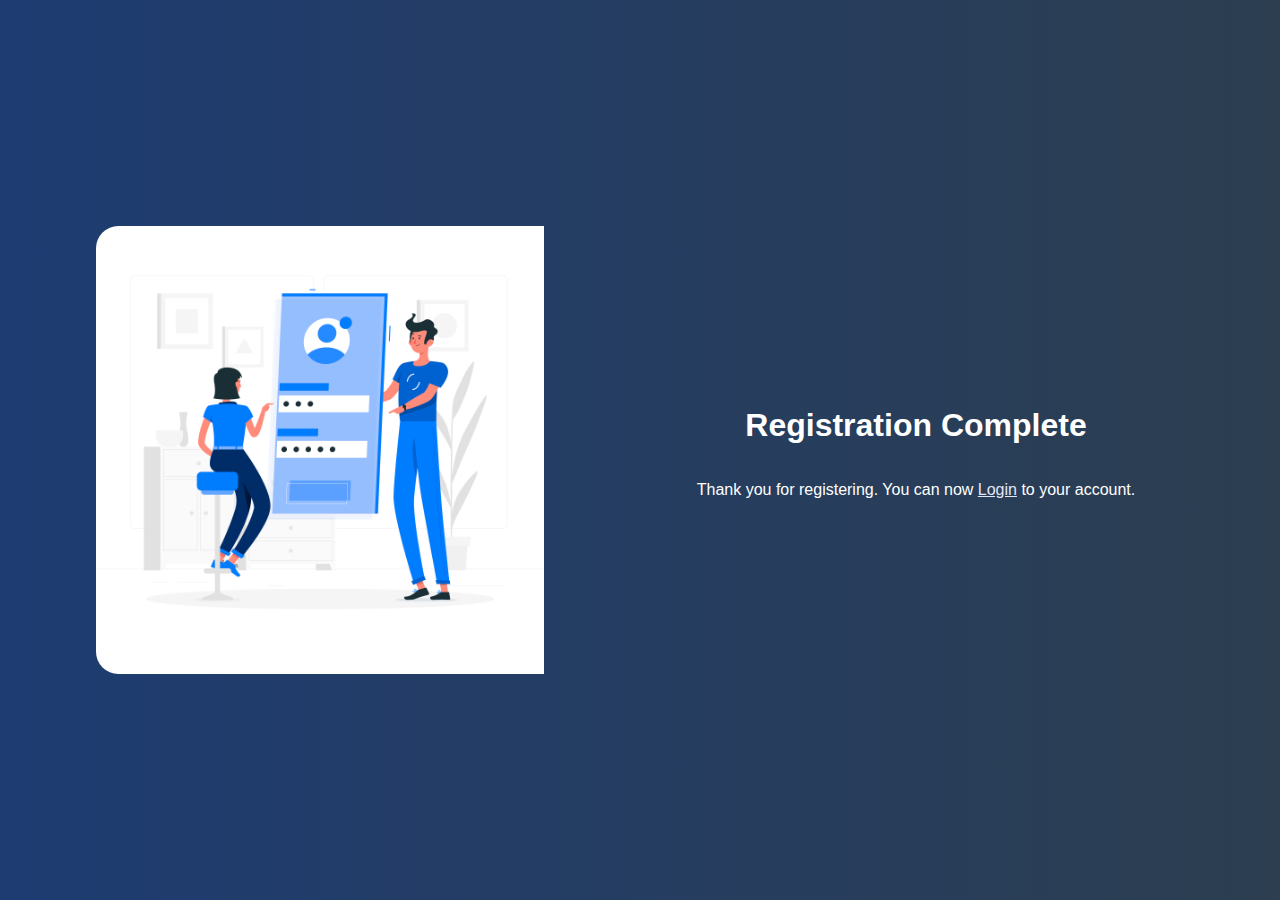
<file: pages/completeRegister.html>
<!DOCTYPE html>
<html lang="en">

<head>
    <meta charset="UTF-8" />
    <meta name="viewport" content="width=device-width, initial-scale=1.0" />
    <title>Registration Complete</title>
    <link rel="stylesheet" href="../css/variables.css" />
    <link rel="stylesheet" href="../css/completeRegister.css" />
</head>

<body>

    <div class="container">
        <div class="img-container">
            <img src="../imgs/login-imgs/completeRegisteration.jpg" alt="completeRegisteration" />
        </div>
        <div class="text-container">
            <h1>Registration Complete</h1>
            <p>Thank you for registering. You can now <a href="./login.html">Login</a> to your account.</p>
        </div>
    </div>
</body>

</html>
</file>
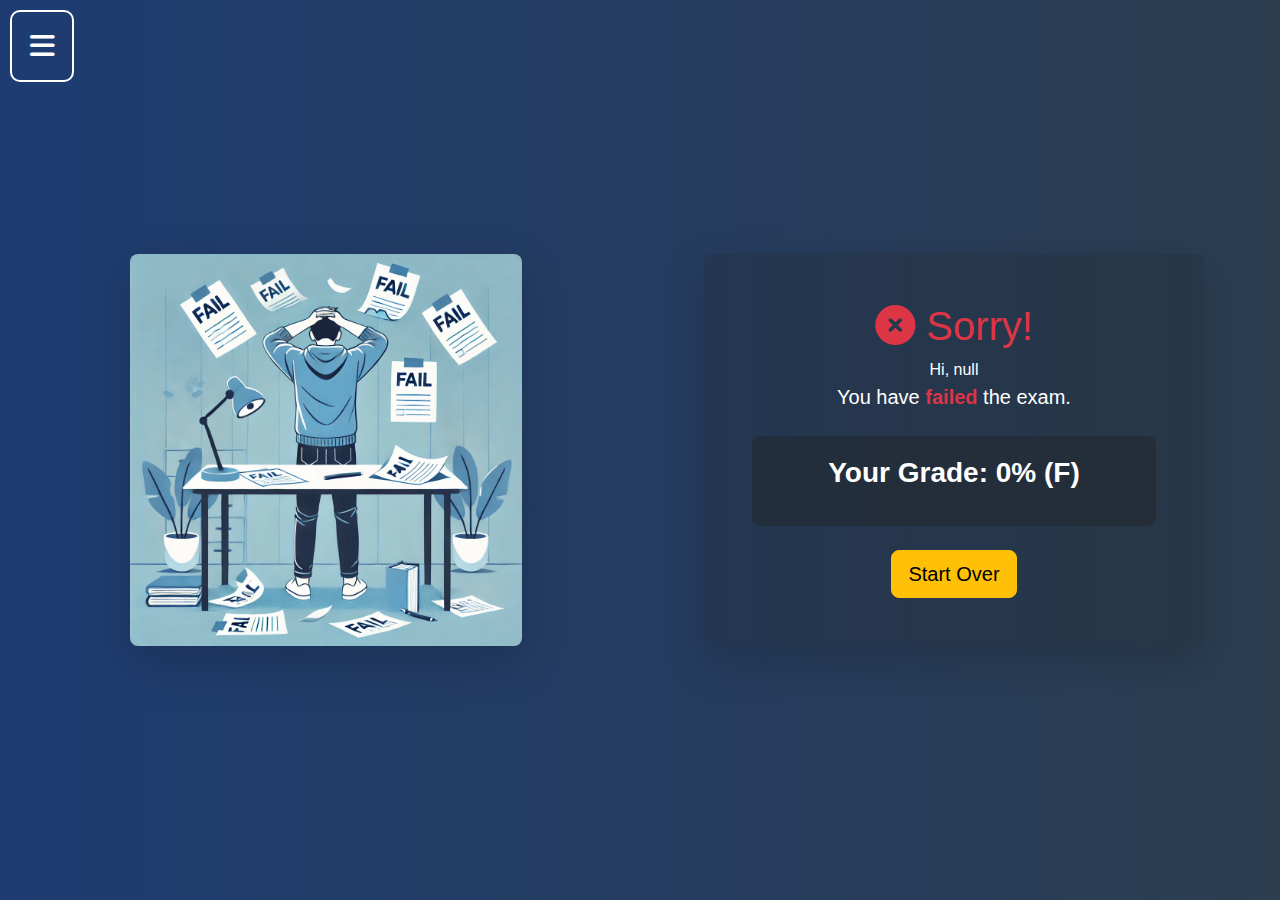
<file: pages/exam-result.html>
<!DOCTYPE html>
<html lang="en">

<head>
    <meta charset="UTF-8">
    <meta name="viewport" content="width=device-width, initial-scale=1.0">
    <title>Exam Result</title>
    <link href="https://cdn.jsdelivr.net/npm/bootstrap@5.3.0/dist/css/bootstrap.min.css" rel="stylesheet">
    <link rel="stylesheet" href="https://cdnjs.cloudflare.com/ajax/libs/font-awesome/6.7.1/css/all.min.css"
        crossorigin="anonymous" referrerpolicy="no-referrer">
    <link rel="stylesheet" href="../css/variables.css">
    <link rel="stylesheet" href="../css/exam-result.css">
    <!-- <link rel="stylesheet" href="../css/mainsubjects.css"> -->
    <link rel="stylesheet" href="../css/sidebar.css">



</head>

<body>
    <div class="list">
        <i class="fas fa-bars lis-style"></i>
    </div>
    <div class="sidebar">
        <div class="close"><i class="fas fa-times text-white" id="close"></i></div>

        <div class="info">
            <i class="far fa-user user-icon"></i>
            <span class="profile">Profile</span>
        </div>
        <div class="logout">
            <i class="fas fa-sign-out-alt"></i>
            <span class="log">logout</span>
        </div>
    </div>
    <main class="container-fluid vh-100 d-flex justify-content-center align-items-center">
        <div class="row w-100">
            <!-- Side Image -->
            <div class="col-md-6 d-flex justify-content-center align-items-center">
                <img src="../imgs/exam/success-result.jpg" alt="exam result" class="img-fluid rounded-3 shadow-lg">
            </div>
            <!-- Result Container -->
            <div class="col-md-6 d-flex justify-content-center align-items-center">
                <div class="result-container bg-dark bg-opacity-25 p-5 rounded-3 shadow-lg text-center user-data">
                    <h1 class="text-success">
                        <i class="fas fa-check-circle"></i> Congratulations!
                    </h1>
                    <span>Hi, </span>
                    <p class="fs-5">You have <span class="status fw-bold text-warning">passed</span> the exam.</p>
                    <div class="grade-box bg-dark bg-opacity-50 p-3 rounded-3 my-4">
                        <p class="fs-3 fw-bold">Your Grade: <span id="grade">75%</span></p>
                    </div>
                    <button class="btn btn-warning btn-lg" onclick="window.location.replace('../pages/startExam.html')">
                        Start Over
                    </button>
                </div>
            </div>
        </div>
    </main>

    <script src="https://cdn.jsdelivr.net/npm/bootstrap@5.3.0/dist/js/bootstrap.bundle.min.js"></script>
    <script src="../scripts/exam-result.js"></script>
    <script src="../scripts/sidebar.js"></script>

</body>

</html>
</file>
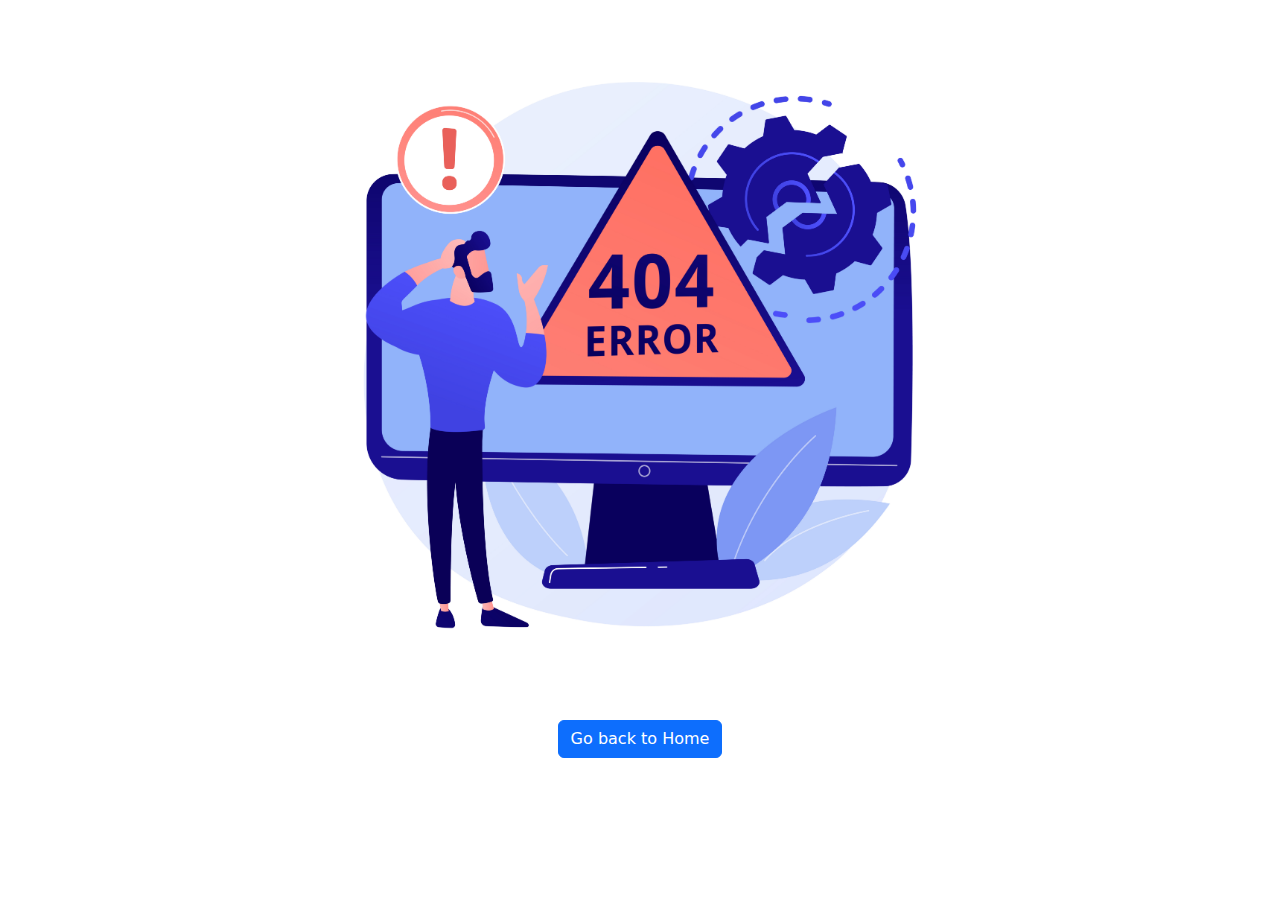
<file: pages/exam.html>
<!DOCTYPE html>
<html lang="en">

<head>
    <meta charset="UTF-8">
    <meta name="viewport" content="width=device-width, initial-scale=1.0">
    <title>Exam Page</title>
    <link rel="stylesheet" href="https://cdnjs.cloudflare.com/ajax/libs/font-awesome/6.5.1/css/all.min.css">
    <link rel="stylesheet" href="../css/variables.css">
    <link rel="stylesheet" href="../css/exam.css">
</head>

<body>
    <!-- Start Timer Section -->
    <section class="timer" id="timer">05:00</section>
    <!-- End Timer Section -->
    <!-- Start Question Navigator Section -->
    <section class="question-navigator">
        <div class="question-number" data-question="1">1</div>
        <div class="question-number" data-question="2">2</div>
        <div class="question-number" data-question="3">3</div>
        <div class="question-number" data-question="4">4</div>
        <div class="question-number" data-question="5">5</div>
        <div class="question-number" data-question="6">6</div>
        <div class="question-number" data-question="7">7</div>
        <div class="question-number" data-question="8">8</div>
        <div class="question-number" data-question="9">9</div>
        <div class="question-number" data-question="10">10</div>
    </section>
    <!-- End Question Navigator Section -->
    <!-- Start Exam Body Section -->
    <section class="exam-container">
        <div class="question-header">
            <h2 class="questionTitle 0">Question 1</h2>
            <i class="fas fa-flag flag-icon"></i>
        </div>
        <div class="options">
            <button class="option" data-option="A">Option A</button>
            <button class="option" data-option="B">Option B</button>
            <button class="option" data-option="C">Option C</button>
            <button class="option" data-option="D">Option D</button>
        </div>
        <div class="navigation">
            <i class="fas fa-chevron-left nav-icon hidden-left-rightBtn" id="prevQuestion"></i>
            <i class="fas fa-chevron-right nav-icon" id="nextQuestion"></i>
        </div>
        <div class="submit-btn">
            <button id="submitBtn">Submit</button>
        </div>
    </section>
    <!-- End Exam Body Section -->
    <!-- Start Confirmation Modal Section -->
    <section id="confirmationModal" class="modal">
        <div class="modal-content">
            <p>Are you sure you want to submit the exam?</p>
            <button id="confirmSubmit">Yes, Submit</button>
            <button id="cancelSubmit">Cancel</button>
        </div>
    </section>
    <!-- End Confirmation Modal Section -->
    <script type="module" src="../scripts/exam.js"></script>
</body>

</html>
</file>
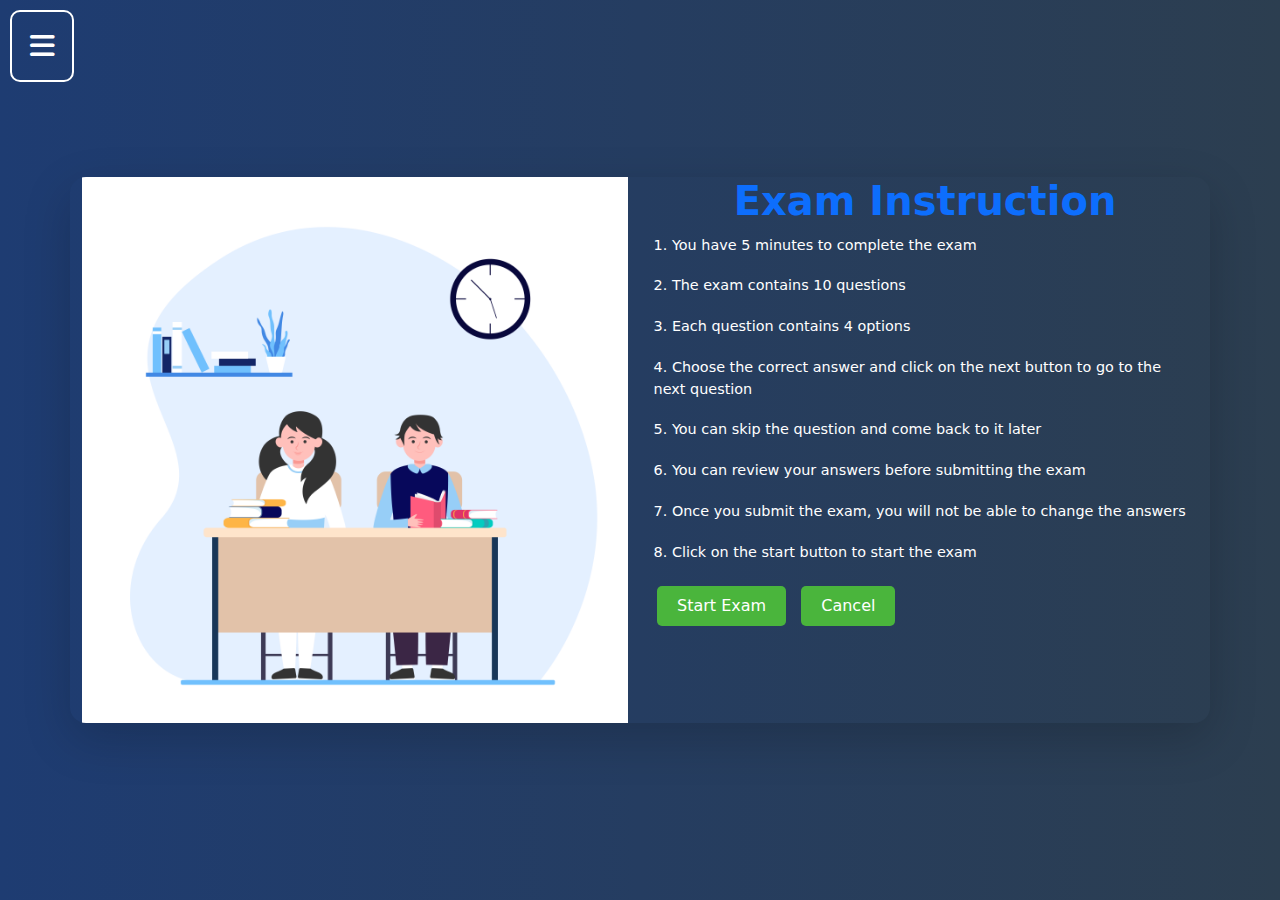
<file: pages/examInstruction.html>
<!DOCTYPE html>
<html lang="en">

<head>
  <meta charset="UTF-8" />
  <meta name="viewport" content="width=device-width, initial-scale=1.0" />
  <title>Exam Instruction</title>
  <link rel="stylesheet" href="../css/variables.css" />
  <link rel="stylesheet" href="../css/examInstruction.css" />
  <link rel="stylesheet" href="../css/mainsubjects.css">
  <link rel="stylesheet" href="../css/sidebar.css">
  <link rel="stylesheet" href="https://cdn.jsdelivr.net/npm/bootstrap@5.3.0/dist/css/bootstrap.min.css" />
  <link rel="stylesheet" href="https://cdnjs.cloudflare.com/ajax/libs/font-awesome/6.7.1/css/all.min.css"
    crossorigin="anonymous" referrerpolicy="no-referrer" />



</head>

<body>
  <div class="list">
    <i class="fas fa-bars lis-style"></i>
  </div>
  <div class="sidebar">
    <div class="close"><i class="fas fa-times text-white" id="close"></i></div>

    <div class="info">
      <i class="far fa-user user-icon"></i>
      <span class="profile">Profile</span>
    </div>
    <div class="logout">
      <i class="fas fa-sign-out-alt"></i>
      <span class="log">logout</span>
    </div>
  </div>
  <div class="container d-flex justify-content-center align-items-center vh-100">
    <div class="row shadow-lg rounded-4 overflow-hidden bg-blur signup-container">
      <div class="col-lg-6 d-none d-lg-flex align-items-center justify-content-center text-white">
        <!-- <div class="side-background"> -->
        <img src="../imgs/subjectChoose.jpg" alt="Signup" class="img-fluid" />
        <!-- </div> -->
      </div>

      <div class="col-lg-6">
        <div class="content-container">
          <h1 class="fw-bold text-center text-primary">Exam Instruction</h1>
          <div class="instruction text-white">
            <p>1. You have 5 minutes to complete the exam</p>
            <p>2. The exam contains 10 questions</p>
            <p>3. Each question contains 4 options</p>
            <p>
              4. Choose the correct answer and click on the next button to go to
              the next question
            </p>
            <p>5. You can skip the question and come back to it later</p>
            <p>6. You can review your answers before submitting the exam</p>
            <p>
              7. Once you submit the exam, you will not be able to change the
              answers
            </p>
            <p>8. Click on the start button to start the exam</p>
          </div>

          <div class="btn-container">
            <button class="startBtn text-white" id="startBtn">Start Exam</button>
            <button class="cancelBtn text-white" id="CancelBtn">Cancel</button>
          </div>
        </div>
      </div>
    </div>
    <script src="../scripts/examInstruction.js"></script>
    <script src="../scripts/sidebar.js"></script>
    <script src="https://cdn.jsdelivr.net/npm/bootstrap@5.3.0/dist/js/bootstrap.bundle.min.js"></script>


</body>

</html>
</file>
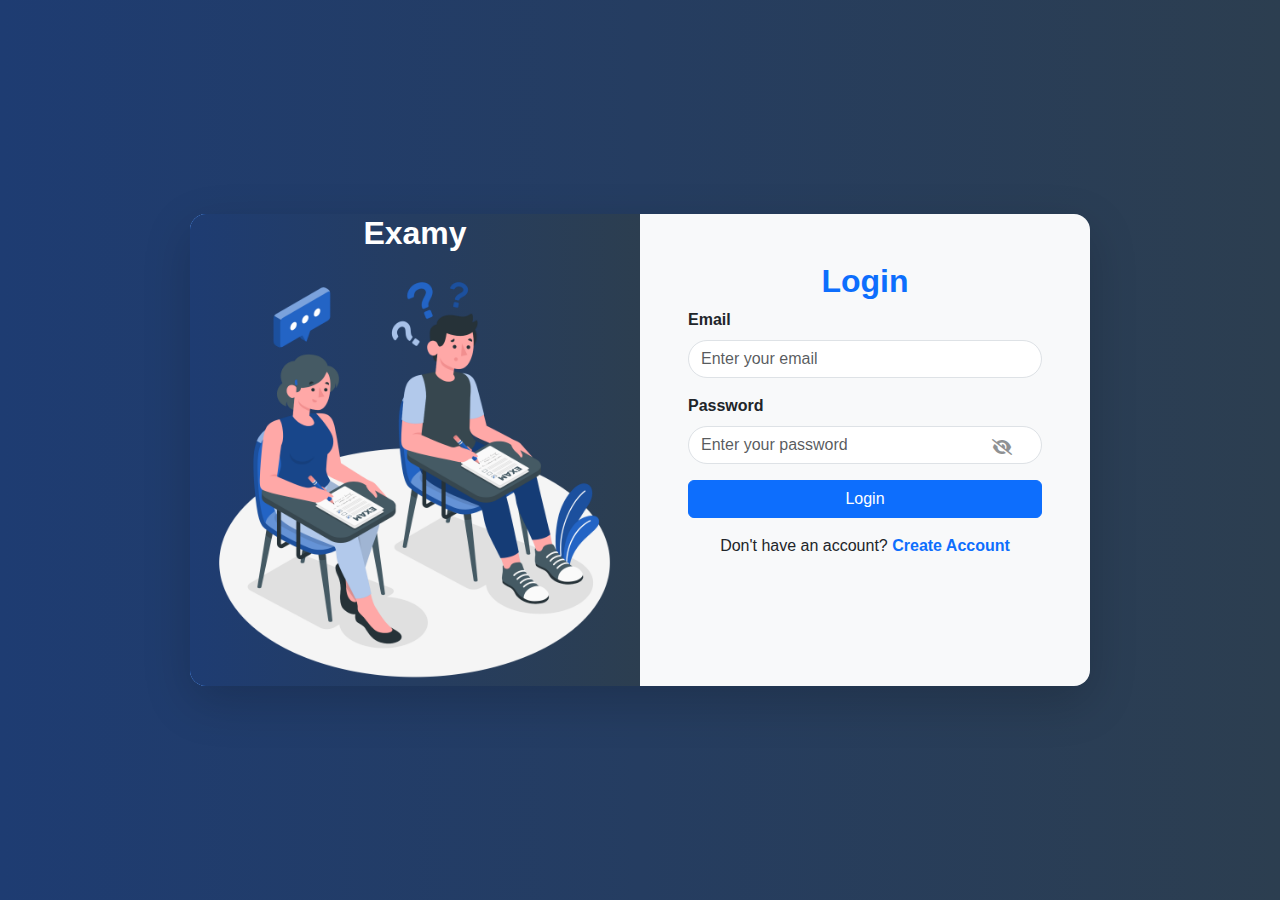
<file: pages/login.html>
<!DOCTYPE html>
<html lang="en">

<head>
    <meta charset="UTF-8" />
    <meta name="viewport" content="width=device-width, initial-scale=1.0" />
    <title>Login Page</title>
    <link rel="stylesheet" href="https://cdn.jsdelivr.net/npm/bootstrap@5.3.0/dist/css/bootstrap.min.css" />
    <link rel="stylesheet" href="https://cdnjs.cloudflare.com/ajax/libs/font-awesome/6.4.2/css/all.min.css">
    <link rel="stylesheet" href="../css/variables.css" />
    <link rel="stylesheet" href="../css/login.css" />
</head>

<body>
    <div class="container d-flex justify-content-center align-items-center vh-100">
        <div class="row shadow-lg rounded-4 overflow-hidden bg-light login-container">
            <div class="col-lg-6 d-none d-lg-flex align-items-center justify-content-center bg-primary text-white">
                <div class="text-center">
                    <h2 class="fw-bold">Examy</h2>
                    <img src="../imgs/login-imgs/Exams-amico.png" alt="Exams-amico" class="img-fluid" />
                </div>
            </div>
            <div class="col-lg-6 p-5">
                <h2 class="fw-bold text-center text-primary">Login</h2>
                <form id="loginForm" novalidate>
                    <div id="loginError" class="alert alert-danger d-none mb-3" role="alert">
                        Invalid email or password. Please try again.
                    </div>

                    <div class="mb-3">
                        <label for="email" class="form-label fw-semibold">Email</label>
                        <input type="email" id="email" class="form-control" placeholder="Enter your email" required />
                        <div class="invalid-feedback">Please enter a valid email.</div>
                    </div>
                    <div class="mb-3 position-relative">
                        <label for="password" class="form-label fw-semibold">Password</label>
                        <input type="password" id="password" class="form-control" placeholder="Enter your password"
                        required minlength="6" />
                        <i class="fas fa-eye-slash toggle-password" data-target="confirmPassword"></i>
                        <div class="invalid-feedback">Password must be at least 6 characters.</div>
                    </div>
                    <button type="submit" class="btn btn-primary w-100">Login</button>
                </form>
                <p class="mt-3 text-center">
                    Don't have an account?
                    <a href="./sign-up.html" class="text-primary">Create Account</a>
                </p>
            </div>
        </div>
    </div>

    <script src="https://cdn.jsdelivr.net/npm/bootstrap@5.3.0/dist/js/bootstrap.bundle.min.js"></script>
    <script type="module" src="../scripts/login-script.js"></script>
</body>

</html>
</file>
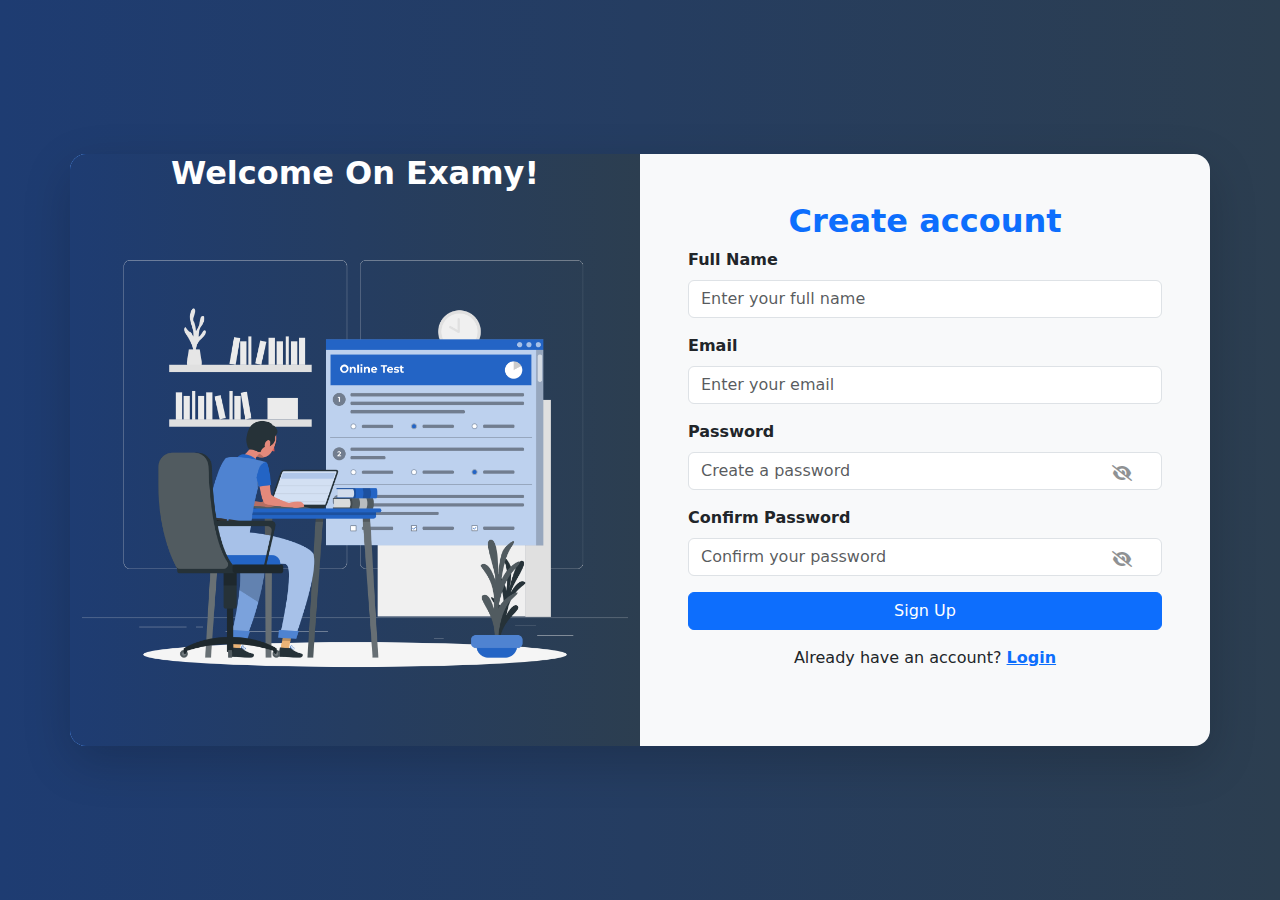
<file: pages/sign-up.html>
<!DOCTYPE html>
<html lang="en">

<head>
  <meta charset="UTF-8" />
  <meta name="viewport" content="width=device-width, initial-scale=1.0" />
  <title>Registration page</title>
  <link rel="stylesheet" href="../css/variables.css" />
  <link rel="stylesheet" href="../css/sign-up.css" />
  <link rel="stylesheet" href="https://cdn.jsdelivr.net/npm/bootstrap@5.3.0/dist/css/bootstrap.min.css" />
  <link rel="stylesheet" href="https://cdnjs.cloudflare.com/ajax/libs/font-awesome/6.4.2/css/all.min.css">

</head>

<body>
  <div class="container d-flex justify-content-center align-items-center vh-100">
    <div class="row shadow-lg rounded-4 overflow-hidden bg-light signup-container">
      <!--Start Image Left Section -->
      <div class="col-lg-6 d-none d-lg-flex align-items-center justify-content-center bg-primary text-white">
        <div class="text-center">
          <h2 class="fw-bold">Welcome On Examy!</h2>
          <img src="../imgs/login-imgs/Online test-rafiki.png" alt="Signup" class="img-fluid" />
        </div>
      </div>
      <!--End Image Left Section -->
      <!--Start Signup Right Section -->
      <div class="col-lg-6 p-5">
        <h2 class="fw-bold text-center text-primary">Create account</h2>
        <form id="signupForm" novalidate>
          <div class="mb-3">
            <label for="fullName" class="form-label fw-semibold">Full Name</label>
            <input type="text" id="fullName" class="form-control" placeholder="Enter your full name"
              pattern="^[A-Za-z]+(?: [A-Za-z]+)*$" required />
            <div class="invalid-feedback">Please enter your full name.</div>
          </div>
          <div class="mb-3">
            <label for="email" class="form-label fw-semibold">Email</label>
            <input type="email" id="email" class="form-control" placeholder="Enter your email"
              pattern="^[a-zA-Z0-9._%+-]+@[a-zA-Z0-9.-]+\.[a-zA-Z]{2,}$" required />
            <div class="invalid-feedback">Please enter a valid email.</div>
          </div>
          <div class="mb-3 password-container">
            <div class="mb-3 position-relative">
              <label for="password" class="form-label fw-semibold">Password</label>
              <input type="password" id="password" class="form-control" placeholder="Create a password" required
                minlength="6" />
              <i class="fas fa-eye-slash toggle-password" data-target="password"></i>
              <div class="invalid-feedback">
                Password must be at least 6 characters long.
              </div>
            </div>
            <div class="mb-3 position-relative">
              <label for="confirmPassword" class="form-label fw-semibold">Confirm Password</label>
              <input type="password" id="confirmPassword" class="form-control" placeholder="Confirm your password"
                required />
              <i class="fas fa-eye-slash toggle-password" data-target="confirmPassword"></i>
              <div class="invalid-feedback">Passwords do not match.</div>
            </div>
          </div>
          <button type="submit" class="btn btn-primary w-100" id="signUpButton">
            Sign Up
          </button>
        </form>
        <p class="mt-3 text-center">
          Already have an account?
          <a href="./login.html" class="text-primary">Login</a>
        </p>
      </div>
      <!--End Signup Right Section -->
    </div>
  </div>
  <script type="module" src="../scripts/sign-up.js"></script>
  <script src="https://cdn.jsdelivr.net/npm/bootstrap@5.3.0/dist/js/bootstrap.bundle.min.js"></script>
</body>

</html>
</file>
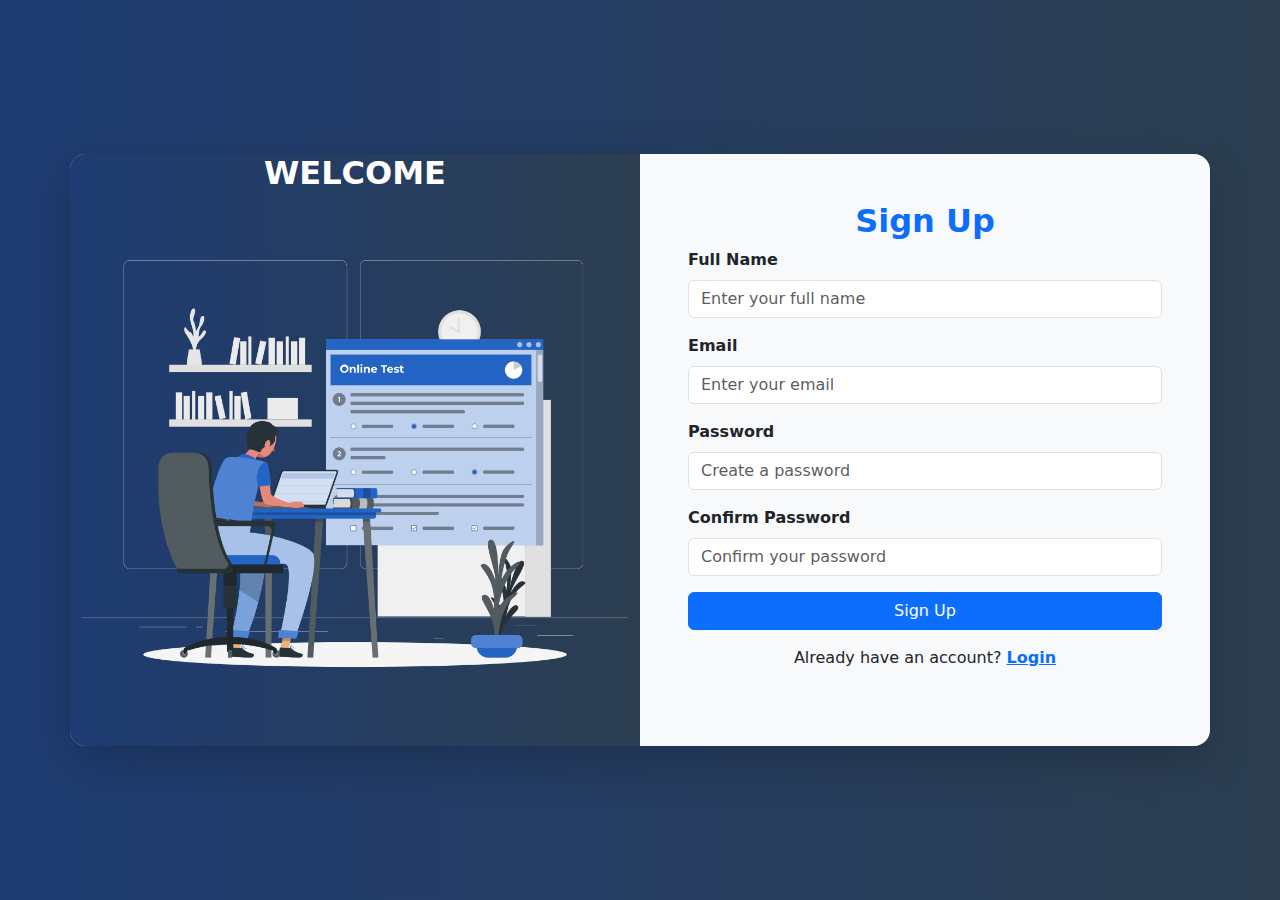
<file: pages/signUp.html>
<!DOCTYPE html>
<html lang="en">

<head>
  <meta charset="UTF-8" />
  <meta name="viewport" content="width=device-width, initial-scale=1.0" />
  <title>Registration page</title>
  <link rel="stylesheet" href="../css/variables.css" />
  <link rel="stylesheet" href="../css/sign-up.css" />
  <link rel="stylesheet" href="https://cdn.jsdelivr.net/npm/bootstrap@5.3.0/dist/css/bootstrap.min.css" />
</head>

<body>
  <div class="container d-flex justify-content-center align-items-center vh-100">
    <div class="row shadow-lg rounded-4 overflow-hidden bg-light signup-container">
      <div class="col-lg-6 d-none d-lg-flex align-items-center justify-content-center bg-primary text-white">
        <div class="text-center">
          <h2 class="fw-bold">WELCOME</h2>
          <img src="../imgs/login-imgs/Online test-rafiki.png" alt="Signup" class="img-fluid" />
        </div>
      </div>
      <div class="col-lg-6 p-5">
        <h2 class="fw-bold text-center text-primary">Sign Up</h2>
        <form id="signupForm" novalidate>
          <div class="mb-3">
            <label for="fullName" class="form-label fw-semibold">Full Name</label>
            <input type="text" id="fullName" class="form-control" placeholder="Enter your full name"
              pattern="^[A-Za-z]+(?: [A-Za-z]+)*$" required />
            <div class="invalid-feedback">Please enter your full name.</div>
          </div>
          <div class="mb-3">
            <label for="email" class="form-label fw-semibold">Email</label>
            <input type="email" id="email" class="form-control" placeholder="Enter your email"
              pattern="^[a-zA-Z0-9._%+-]+@[a-zA-Z0-9.-]+\.[a-zA-Z]{2,}$" required />
            <div class="invalid-feedback">Please enter a valid email.</div>
          </div>
          <div class="mb-3 password-container">
            <div class="mb-3">
              <label for="password" class="form-label fw-semibold">Password</label>
              <input type="password" id="password" class="form-control" placeholder="Create a password" required
                minlength="6" />
              <div class="invalid-feedback">
                Password must be at least 6 characters long.
              </div>
            </div>
            <div class="mb-3">
              <label for="confirmPassword" class="form-label fw-semibold">Confirm Password</label>
              <input type="password" id="confirmPassword" class="form-control" placeholder="Confirm your password"
                required />
              <div class="invalid-feedback">Passwords do not match.</div>
            </div>
          </div>
          <button type="submit" class="btn btn-primary w-100">Sign Up</button>
        </form>
        <p class="mt-3 text-center">
          Already have an account?
          <a href="./login.html" class="text-primary">Login</a>
        </p>
      </div>
    </div>
  </div>

  <script type="module" src="../scripts/signup-script.js"></script>
  <script src="https://cdn.jsdelivr.net/npm/bootstrap@5.3.0/dist/js/bootstrap.bundle.min.js"></script>
</body>

</html>
</file>
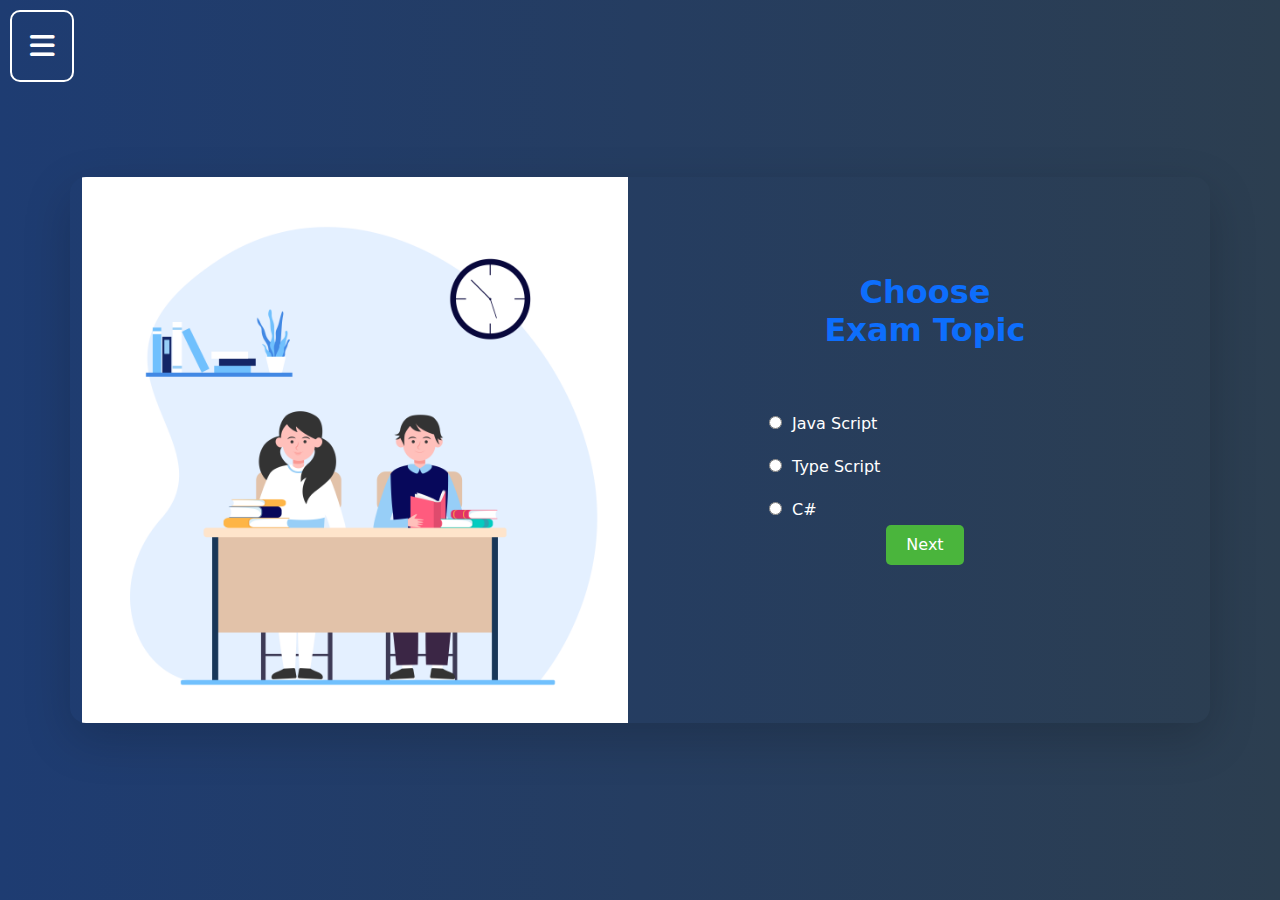
<file: pages/startExam.html>
<!DOCTYPE html>
<html lang="en">

<head>
  <meta charset="UTF-8">
  <meta name="viewport" content="width=device-width, initial-scale=1.0">
  <title>Welcome to Exam</title>
  <link rel="stylesheet" href="../css/variables.css" />
  <link rel="stylesheet" href="../css/mainsubjects.css" />
  <link rel="stylesheet" href="../css/sidebar.css" />
  <link rel="stylesheet" href="https://cdnjs.cloudflare.com/ajax/libs/font-awesome/6.7.1/css/all.min.css"
    crossorigin="anonymous" referrerpolicy="no-referrer" />
  <link rel="stylesheet" href="https://cdn.jsdelivr.net/npm/bootstrap@5.3.0/dist/css/bootstrap.min.css" />
</head>

<body>
  <div class="list">
    <i class="fas fa-bars lis-style"></i>
  </div>
  <div class="sidebar" id="close-sidebar">
    <div class="close"><i class="fas fa-times text-white" id="close"></i></div>
    <div class="info">
      <i class="far fa-user user-icon"></i>
      <span class="profile">Profile</span>
    </div>
    <div class="logout">
      <i class="fas fa-sign-out-alt"></i>
      <span class="log">logout</span>
    </div>
  </div>
  <div class="container d-flex justify-content-center align-items-center vh-100">
    <div class="row shadow-lg rounded-4 overflow-hidden bg-blur signup-container">
      <div class="col-lg-6 d-none d-lg-flex align-items-center justify-content-center text-white">
        <img src="../imgs/subjectChoose.jpg" alt="Signup" class="img-fluid" />
      </div>
      <div class="col-lg-6 p-5">
        <div class="container-examTopic">
          <h2 class="fw-bold text-center p-5 text-primary">Choose Exam Topic</h2>
          <div class="examTopic text-white">
            <span><input type="radio" value="JavaScript" name="examTopic">Java Script</span>
            <span><input type="radio" value="TypeScript" name="examTopic">Type Script</span>
            <span><input type="radio" value="C#" name="examTopic">C#</input></span>
          </div>
          <span class="cursor-point">
            <button class="display-nextBtn ExamTopicnextBtn btnNext text-white">Next</button></span>
        </div>
        <div class="container-examDifficulty hidden">
          <h2 class="fw-bold text-center p-5 text-primary">Choose Exam Difficulty</h2>
          <div class="examDifficulty text-white">
            <span><input type="radio" value="easy" name="examDifficulty">Easy</span>
            <span><input type="radio" value="medium" name="examDifficulty">Medium</span>
            <span><input type="radio" value="hard" name="examDifficulty">Hard</span>
          </div>
          <span class="cursor-point">
            <button class="display-nextBtn ExamDifficultynextBtn btnNext text-white">Next</button></span>
        </div>
      </div>
    </div>
  </div>
  </div>
  <script src="../scripts/startExam.js"></script>
  <script src="../scripts/sidebar.js"></script>
  <script src="https://cdn.jsdelivr.net/npm/bootstrap@5.3.0/dist/js/bootstrap.bundle.min.js"></script>
</body>

</html>
</file>
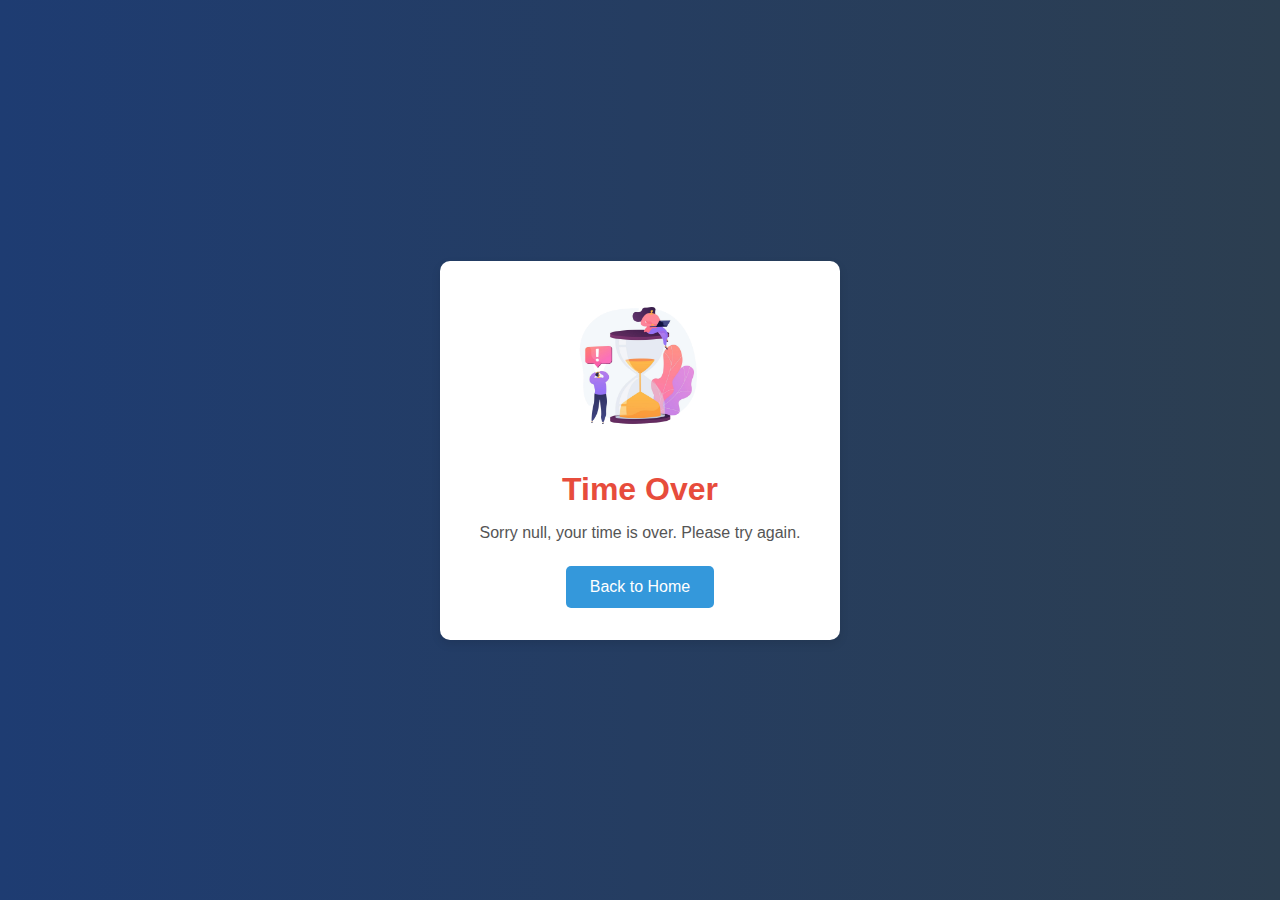
<file: pages/timeover.html>
<!DOCTYPE html>
<html lang="en">

<head>
    <meta charset="UTF-8" />
    <meta name="viewport" content="width=device-width, initial-scale=1.0" />
    <title>Time Over</title>
    <link rel="stylesheet" href="../css/variables.css" />
    <link rel="stylesheet" href="../css/timeover.css" />
</head>

<body>
    <main>
        <div class="logo">
            <img src="../imgs/timeover.png" alt="Time Over Logo" />
        </div>
        <div class="content">
            <h1>Time Over</h1>
            <p>Sorry, your time is over. Please try again.</p>
            <button onclick="window.location.replace('../pages/startExam.html')">Back to Home</button>
        </div>
    </main>
    <script src="../scripts/timeover.js"></script>
</body>

</html>
</file>
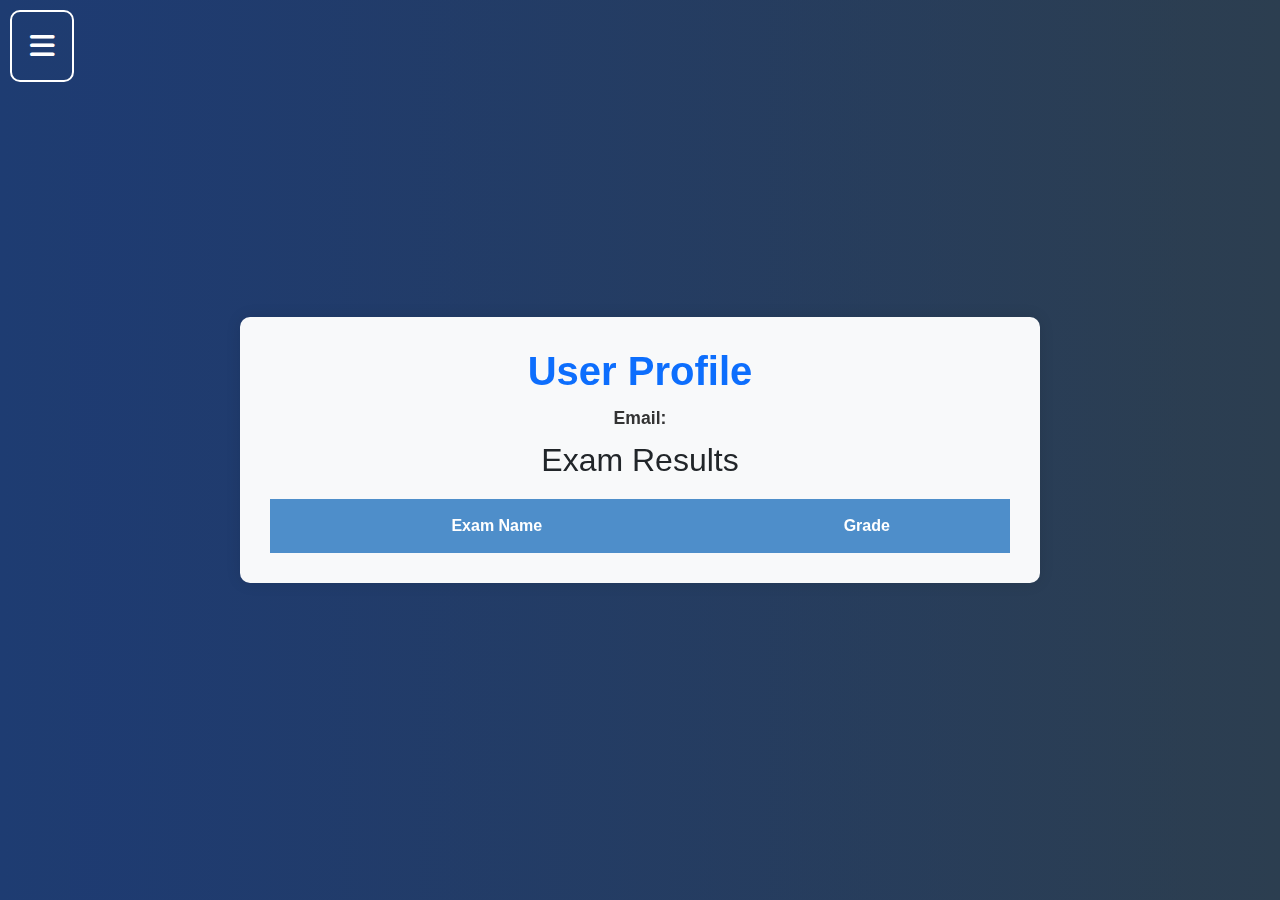
<file: pages/user-profile.html>
<!DOCTYPE html>
<html lang="en">

<head>
  <meta charset="UTF-8" />
  <meta name="viewport" content="width=device-width, initial-scale=1.0" />
  <title>profile</title>
  <link rel="stylesheet" href="../css/variables.css" />
  <link rel="stylesheet" href="../css/profile.css" />
  <link rel="stylesheet" href="../css/mainsubjects.css" />
  <link rel="stylesheet" href="../css/sidebar.css" />
  <link rel="stylesheet" href="https://cdn.jsdelivr.net/npm/bootstrap@5.3.0/dist/css/bootstrap.min.css" />

  <link rel="stylesheet" href="https://cdnjs.cloudflare.com/ajax/libs/font-awesome/6.7.1/css/all.min.css"
    crossorigin="anonymous" referrerpolicy="no-referrer" />
</head>

<body>

  <div class="list">
    <i class="fas fa-bars lis-style"></i>
  </div>
  <div class="sidebar" id="close-sidebar">
    <div class="close"><i class="fas fa-times text-white" id="close"></i></div>

    <div class="info">
      <i class="far fa-user user-icon"></i>
      <span class="profile">Profile</span>
    </div>
    <div class="logout">
      <i class="fas fa-sign-out-alt"></i>
      <span class="log">logout</span>
    </div>
  </div>
  <div class="container">
    <div class="profile-container bg-light">
      <h1 class="fw-bold text-center text-primary">User Profile</h1>
      <div class="user-info">
        <!-- <p><strong>Username:</strong></p> -->
        <p><strong>Email:</strong></p>
      </div>
      <h2>Exam Results</h2>
      <table>
        <thead>
          <tr>
            <th>Exam Name</th>
            <th>Grade</th>
          </tr>
        </thead>
        <tbody>

        </tbody>
      </table>
    </div>
  </div>
  <script type="module" src="../scripts/user-profile.js"></script>
  <script src="../scripts/sidebar.js"></script>
  <script src="https://cdn.jsdelivr.net/npm/bootstrap@5.3.0/dist/js/bootstrap.bundle.min.js"></script>

</body>

</html>
</file>
<file: css/variables.css>
@font-face {
    font-family: 'karla';
    src: url('../resources/font/Karla/Karla-VariableFont_wght.ttf') format('ttf');
    font-weight: normal;
    font-style: normal;
}

:root {
    --main-font: 'karla', sans-serif;
    --main-background: linear-gradient(to right, #1e3c72, #2c3e50);
    --main-btn-background: rgb(74, 181, 60);
}
</file>
<file: css/completeRegister.css>
body {
  height: 100vh;
  margin: 0;
  padding: 0;
  background: var(--main-background);
  font-family: var(--main-font);
  color: white;
  text-align: center;
}

.container {
  display: flex;
  flex-wrap: wrap;
  height: 100%;
}

.img-container {
  width: 50%;
  display: flex;
  justify-content: center;
  align-items: center;
}

.text-container {
  display: flex;
  flex-direction: column;
  justify-content: center;
  align-items: center;
  width: 40%;
  padding: 20px;
}

img {
  border-top-left-radius: 5%;
  border-bottom-left-radius: 5%;
  width: 70%;
  margin: 2%;
}

.text-container h1 {
  font-weight: 900;
  font-size: 2rem;
}

.text-container a {
  color: #e6e8f5;
}

@media (max-width: 1024px) {
  .img-container {
    width: 50%;
  }

  .text-container {
    width: 50%;
  }

  img {
    width: 80%;
  }
}

@media (max-width: 768px) {
  .container {
    flex-direction: column;
    text-align: center;
  }

  .img-container {
    width: 100%;
  }

  .text-container {
    width: 100%;
    padding: 10px;
  }

  img {
    width: 60%;
    border-radius: 10px;
  }

  .text-container h1 {
    font-size: 1.5rem;
  }
}

@media (max-width: 480px) {
  img {
    width: 90%;
  }

  .text-container h1 {
    font-size: 1.2rem;
  }

  .text-container {
    padding: 5px;
  }
}
</file>
<file: css/exam-result.css>
/* Custom CSS for additional styling */
body {
    font-family: var(--main-font);
    background: linear-gradient(to right, #1e3c72, #2c3e50);
    color: #ffffff;
}

.result-container {
    max-width: 500px;
    width: 100%;
}

.grade-box {
    font-size: 1.8rem;
    font-weight: bold;
}

.status {
    color: #ffeb3b;
}

button {
    transition: background 0.3s;
}

button:hover {
    background: #ffc107;
}

/* Responsive adjustments */
@media (max-width: 768px) {
    .result-container {
        padding: 20px;
    }

    .grade-box {
        font-size: 1.5rem;
    }

    button {
        font-size: 0.9rem;
        padding: 12px 25px;
    }
}

img {
    width: 65%;
    height: 65%;
    object-fit: cover;
    border-radius: 50%;
}
</file>
<file: css/mainsubjects.css>
* {
  margin: 0;
  padding: 0;
  box-sizing: border-box;
}

body {
  background: var(--main-background);
  font-family: var(--main-font);
  color: white;
}

.container {
  width: 100%;
  height: 100vh;
  display: flex;
}

.side-background {
  height: 100%;
  width: 40%;
  position: relative;
}

.main-container {
  width: 60%;
  display: flex;
  justify-content: center;
  align-items: center;
  flex-direction: column;
}

.side-background img {
  width: 100%;
  height: 100%;
  object-fit: cover;
  z-index: -1;
  position: absolute;
}

.container-examTopic,
.container-examDifficulty {
  width: 70%;
  margin: 0 auto;
  text-align: center;
}

input[type="radio"] {
  margin: 10px;
}

.container-examTopic p {
  font-size: 25px;
  font-weight: 800;
}

.container-examDifficulty p {
  font-size: 25px;
  font-weight: 800;
}

.examTopic,
.examDifficulty {
  display: flex;
  flex-direction: column;
  align-items: baseline;
  gap: 10px;
  /* margin-left: 100px; */
}

.display-nextBtn {
  border: none;
  cursor: not-allowed;
  pointer-events: none;
}

.hidden {
  display: none;
}

.btnNext {
  padding: 8px 20px;
  border-radius: 5px;
  border: none;
  cursor: pointer;
  background-color: var(--main-btn-background)
}

.cursor-point {
  cursor: not-allowed;
}

.btnNext:hover {
  background-color: rgb(53, 137, 41);
  color: white;
  transform: scale(1.1);
}


@media (max-width: 1024px) {
  .container {
    flex-direction: column;
  }

  .side-background {
    width: 100%;
    height: 40%;
  }

  .main-container {
    width: 100%;
    padding: 20px;
  }

  .examTopic,
  .examDifficulty {
    margin-left: 0;
    align-items: center;
  }

  p {
    font-size: 22px;
  }

}

@media (max-width: 768px) {
  .container {
    flex-direction: column;
  }

  .side-background {
    width: 100%;
    height: 30%;
  }

  .main-container {
    width: 100%;
    padding: 15px;
    justify-content: center;
  }

  .examTopic,
  .examDifficulty {
    width: 90%;
    margin-left: 0;
    align-items: center;
    gap: 5px;
  }

  .container-examTopic,
  .container-examDifficulty {
    width: 100%;
  }

  p {
    font-size: 20px;
  }

  input[type="radio"] {
    margin: 5px;
  }

  button {
    font-size: 14px;
    padding: 10px;
  }

}


@media (max-width: 480px) {
  .container {
    flex-direction: column;
  }

  .side-background {
    width: 100%;
    height: 25%;
  }

  .main-container {
    width: 100%;
    padding: 10px;
  }

  .examTopic,
  .examDifficulty {
    width: 100%;
    align-items: center;
    gap: 5px;
  }

  p {
    font-size: 18px;
    text-align: center;
  }

  input[type="radio"] {
    margin: 5px;
  }

  button {
    font-size: 12px;
    padding: 8px 10px;
  }

  .btnNext {
    margin-top: 5px;
  }

}
</file>
<file: css/sidebar.css>
/* sidebar style */
.sidebar {
  width: 20%;
  height: 100vh;
  background-color: rgba(10, 10, 10, 0.349);
  backdrop-filter: blur(10px);
  position: absolute;
  z-index: 100;
  display: flex;
  /* justify-content: center; */
  flex-direction: column;
  align-items: center;
  visibility: hidden;
}

.info,
.logout {
  width: 60%;
  height: 10%;
  border-radius: 10px;
  margin: 10px 0 10px 0;
  background-color: rgba(49, 93, 189, 0.63);
  text-align: center;
  font-size: 20px;
  display: flex;
  justify-content: center;
  align-items: center;
  cursor: pointer;
  color: #ffffff;
}

.profile {
  padding-left: 5px;
}

.log {
  padding-left: 5px;
}

.info:hover {
  background-color: rgb(49, 93, 189);
}

.logout {
  background-color: rgba(156, 19, 19, 0.87);
}

.logout:hover {
  background-color: rgb(156, 19, 19);
}

.close {
  width: 80%;
  display: flex;
  justify-content: flex-end;
  margin: 5%;
  font-size: 20px;
}

i {
  cursor: pointer;
}

.list {
  position: absolute;
  z-index: 100;
  width: 5%;
  height: 8%;
  display: flex;
  justify-content: center;
  align-items: center;
  color: #ffffff;
  font-size: 28px;
  font-weight: bold;
  border: 2px solid #ffffff;
  border-radius: 10px;
  margin: 10px 0 0 10px;
}

@media (max-width: 1200px) and (min-width: 600px) {
  .sidebar {
    width: 200px;
    z-index: 100;
  }

  .list {
    padding: 10px 15px;
    border: none;
  }

  .sidebar .info,
  .sidebar .logout {
    font-size: 18px;
  }
}

@media (max-width: 600px) and (min-width: 200px) {
  .sidebar {
    width: 150px;
    z-index: 100;
  }

  .list {
    border: none;
  }

  .sidebar .info,
  .sidebar .logout {
    font-size: 16px;
  }
}
</file>
<file: css/exam.css>
body {
  font-family: Arial, sans-serif;
  display: flex;
  height: 90vh;
  margin: 0;
  background-color: #f4f4f4;
  font-family: var(--main-font);
}

.timer {
  position: absolute;
  top: 10px;
  left: 50%;
  /*Center the timer*/
  transform: translateX(-50%);
  /*Center the timer*/
  font-size: 24px;
  font-weight: bold;
  transition: color 0.5s, transform 0.5s;
}

.timer.warning {
  color: red;
  animation: blink 1s infinite alternate;
}

@keyframes blink {
  from {
    opacity: 1;
    transform: scale(1);
  }

  to {
    opacity: 0.5;
    transform: scale(1.1);
  }
}

.question-navigator {
  width: 250px;
  background-color: #e0e0e0;
  padding: 20px;
  display: flex;
  flex-wrap: wrap;
  gap: 10px;
  align-content: flex-start;
  overflow-y: auto;
  height: 100%;
}

.question-number {
  width: 50px;
  height: 50px;
  background-color: #f0f0f0;
  display: flex;
  align-items: center;
  justify-content: center;
  border-radius: 5px;
  cursor: pointer;
  transition: background-color 0.3s;
}

.question-number.active {
  background-color: #4caf50;
  color: white;
}

.question-number.flagged {
  background-color: rgb(212, 148, 29);
  color: white;
}

.exam-container {
  flex-grow: 1;
  padding: 20px;
  display: flex;
  flex-direction: column;
  overflow-y: auto;
}

.navigation {
  display: flex;
  justify-content: space-between;
  margin-top: 20px;
}

.nav-icon {
  font-size: 24px;
  cursor: pointer;
  color: #333;
}

.nav-icon:hover {
  color: #4caf50;
}

.question-header {
  display: flex;
  align-items: center;
  gap: 15px;
  padding-top: 15px;
}

.flag-icon {
  cursor: pointer;
  color: gray;
}

.flag-icon.active {
  color: red;
}

.options {
  display: flex;
  flex-direction: column;
  gap: 15px;
}

.option {
  text-align: left;
  border: 1px solid #ddd;
  padding: 10px;
  border-radius: 5px;
  cursor: pointer;
  transition: background-color 0.3s;
}

.submit-btn {
  margin-top: auto;
  text-align: right;
}

.submit-btn #submitBtn:hover {
  cursor: pointer;
  background-color: #4caf50;
  color: white;
}

#submitBtn {
  width: 100px;
  margin-right: 20px;
  padding: 10px 20px;
  border-radius: 5px;
  border: 1px solid #4caf50;
}

.hidden {
  display: none;
}

.modal {
  display: none;
  position: fixed;
  top: 0;
  left: 0;
  width: 100%;
  height: 100%;
  background-color: rgba(0, 0, 0, 0.5);
  justify-content: center;
  align-items: center;
  z-index: 1000;
}

.modal-content {
  background-color: white;
  padding: 20px;
  border-radius: 10px;
  text-align: center;
  box-shadow: 0 4px 8px rgba(0, 0, 0, 0.2);
}

.modal-content p {
  margin-bottom: 20px;
  font-size: 18px;
}

.modal-content button {
  padding: 10px 20px;
  margin: 0 10px;
  border: none;
  border-radius: 5px;
  cursor: pointer;
  font-size: 16px;
}

#confirmSubmit {
  background-color: #4caf50;
  color: white;
}

#cancelSubmit {
  background-color: #f44336;
  color: white;
}

.option-clicked {
  background-color: #4caf50;
  color: white;
}

.flag-icon.flagged {
  color: orange;
}

.question-number:hover {
  background-color: #4caf50;
  transition: background-color 0.3s;
}
.hidden-left-rightBtn {
  pointer-events: none;
  opacity: 0.5;
}
/* Responsive Design */
@media (max-width: 1024px) {
  .question-navigator {
    width: 200px;
  }

  .timer {
    font-size: 20px;
  }

  .option {
    font-size: 14px;
    padding: 8px;
  }

  #submitBtn {
    width: 90px;
    font-size: 14px;
  }
}

@media (max-width: 768px) {
  body {
    flex-direction: column;
  }

  .question-navigator {
    width: auto;
    height: auto;
    order: 2;
  }

  .exam-container {
    order: 1;
    padding: 15px;
  }

  .timer {
    top: 5px;
    font-size: 18px;
  }
}

@media (max-width: 480px) {
  .question-number {
    width: 40px;
    height: 40px;
  }

  .option {
    font-size: 12px;
    padding: 6px;
  }

  #submitBtn {
    width: 80px;
    font-size: 12px;
  }

  .timer {
    font-size: 16px;
  }
}
</file>
<file: css/examInstruction.css>
body,
html {
  height: 100%;
  margin: 0;
  padding: 0;
  background: var(--main-background);
  font-family: var(--main-font);
  color: white;
}

#startBtn,
#CancelBtn {
  margin: 5px;
}

.content-container {
  font-size: 1rem;
  line-height: 1.5;
}

.startBtn,
.cancelBtn {
  padding: 8px 20px;
  border-radius: 5px;
  border: none;
  cursor: pointer;
  background-color: var(--main-btn-background);
}

.startBtn:hover,
.cancelBtn:hover {
  background-color: rgb(53, 137, 41);
  color: white;
}

@media (max-width: 768px) {
  .content-container {
    font-size: 0.9rem;
    padding: 0.5rem;
  }
}

@media (max-width: 480px) {
  .content-container {
    font-size: 0.85rem;
  }

  .container {
    padding: 0.5rem;
  }
}

@media (min-width: 240px) {
  .instruction p {
    text-align: left;
    font-size: 0.9rem;
    padding: 0.1rem;
  }
}
</file>
<file: css/login.css>
* {
  margin: 0px;
  padding: 0px;
  box-sizing: border-box;
}

body {
  background: var(--main-background);
  font-family: var(--main-font);
}

.login-container {
  max-width: 900px;
  width: 100%;
}

.bg-primary {
  background: var(--main-background);
}

form .form-control {
  border-radius: 20px;
}

button {
  border-radius: 20px;
  font-weight: bold;
}

a {
  text-decoration: none;
  font-weight: bold;
}

#loginError {
  border-radius: 20px;
  text-align: center;
  animation: shake 0.5s;
}

#loginError.alert-success {
  background-color: #d4edda;
  color: #155724;
  border-color: #c3e6cb;
  border-radius: 20px;
  text-align: center;
  animation: shake 0.5s;
}

@keyframes shake {
  0% {
    transform: translateX(0);
  }

  25% {
    transform: translateX(10px);
  }

  50% {
    transform: translateX(-10px);
  }

  75% {
    transform: translateX(10px);
  }

  100% {
    transform: translateX(0);
  }
}

.toggle-password {
  color: var(--main-color);
  position: absolute;
  right: 30px;
  top: 45px;
  opacity: 0.5;
  cursor: pointer;
  transition: color 0.3s ease;
}

.toggle-password:hover {
  color: var(--main-color);
  opacity: 1;
  color: #0056b3;
}

@media screen and (max-width: 600px) {
  .toggle-password {
    right: 23px;
    top: 45px;
  }
}
</file>
<file: css/sign-up.css>
* {
  margin: 0;
  padding: 0;
  box-sizing: border-box;
}

body {
  font-family: var(--main-font);
  background: var(--main-color);
  background: var(--main-background);
}

.bg-primary {
  background: var(--main-background);
}

form .form-label {
  border-radius: 20px;
}

button {
  border-radius: 20px;
  font-weight: bold;
}

a {
  text-decoration: none;
  font-weight: bold;
}

.toggle-password {
  color: var(--main-color);
  position: absolute;
  right: 30px;
  top: 45px;
  opacity: 0.5;
  cursor: pointer;
  transition: color 0.3s ease;
}

.toggle-password:hover {
  color: var(--main-color);
  opacity: 1;
  color: #0056b3;
}

@media screen and (max-width: 600px) {
  .toggle-password {
    right: 25px;
    top: 45px;
  }
}
</file>
<file: css/timeover.css>
* {
    margin: 0;
    padding: 0;
    box-sizing: border-box;
}

body {
    font-family: var(--main-font);
    background: var(--main-background);
    color: #333;
    display: flex;
    justify-content: center;
    align-items: center;
    height: 100vh;
    margin: 0;
}

main {
    text-align: center;
    background: #fff;
    padding: 2rem;
    border-radius: 10px;
    box-shadow: 0 4px 10px rgba(0, 0, 0, 0.1);
    max-width: 400px;
    width: 100%;
}

.logo {
    margin-bottom: 1.5rem;
}

.logo img {
    width: 150px;
    height: auto;
}

.content h1 {
    font-size: 2rem;
    margin-bottom: 1rem;
    color: #e74c3c;
}

.content p {
    font-size: 1rem;
    margin-bottom: 1.5rem;
    color: #555;
}

button {
    background-color: #3498db;
    color: #fff;
    border: none;
    padding: 0.75rem 1.5rem;
    font-size: 1rem;
    border-radius: 5px;
    cursor: pointer;
    transition: background-color 0.3s ease;
}

button:hover {
    background-color: #2980b9;
}
</file>
<file: css/profile.css>
body {
    font-family: var(--main-font);
    background: var(--main-background);
}

.container {
    font-family: Arial, sans-serif;
    background: linear-gradient(to right, #1e3b72d8, #2c3e50a1);
    margin: 0;
    padding: 0;
    display: flex;
    justify-content: center;
    align-items: center;
    min-height: 100vh;
}

.profile-container {
    padding: 30px;
    border-radius: 10px;
    box-shadow: 0 0 15px rgba(0, 0, 0, 0.1);
    text-align: center;
    max-width: 800px;
    width: 90%;
    box-sizing: border-box;
    backdrop-filter: blur(10px);
}

.user-info p {
    font-size: 1.1rem;
    color: #333;
    margin: 10px 0;
}

table {
    width: 100%;
    border-collapse: collapse;
    margin-top: 20px;
}

th,
td {
    padding: 15px;
    border: 1px solid #ddd;
    text-align: center;
}

th {
    background-color: #4e8eca;
    color: white;
}

@media (max-width: 768px) {
    .profile-container {
        width: 95%;
        padding: 20px;
    }

    th,
    td {
        padding: 10px;
    }
}

@media (max-width: 480px) {
    .profile-container {
        width: 100%;
        padding: 15px;
        border-radius: 0;
    }

    h1 {
        font-size: 1.5rem;
    }

    .user-info p {
        font-size: 0.9rem;
    }

    th,
    td {
        padding: 8px;
    }
}
</file>
